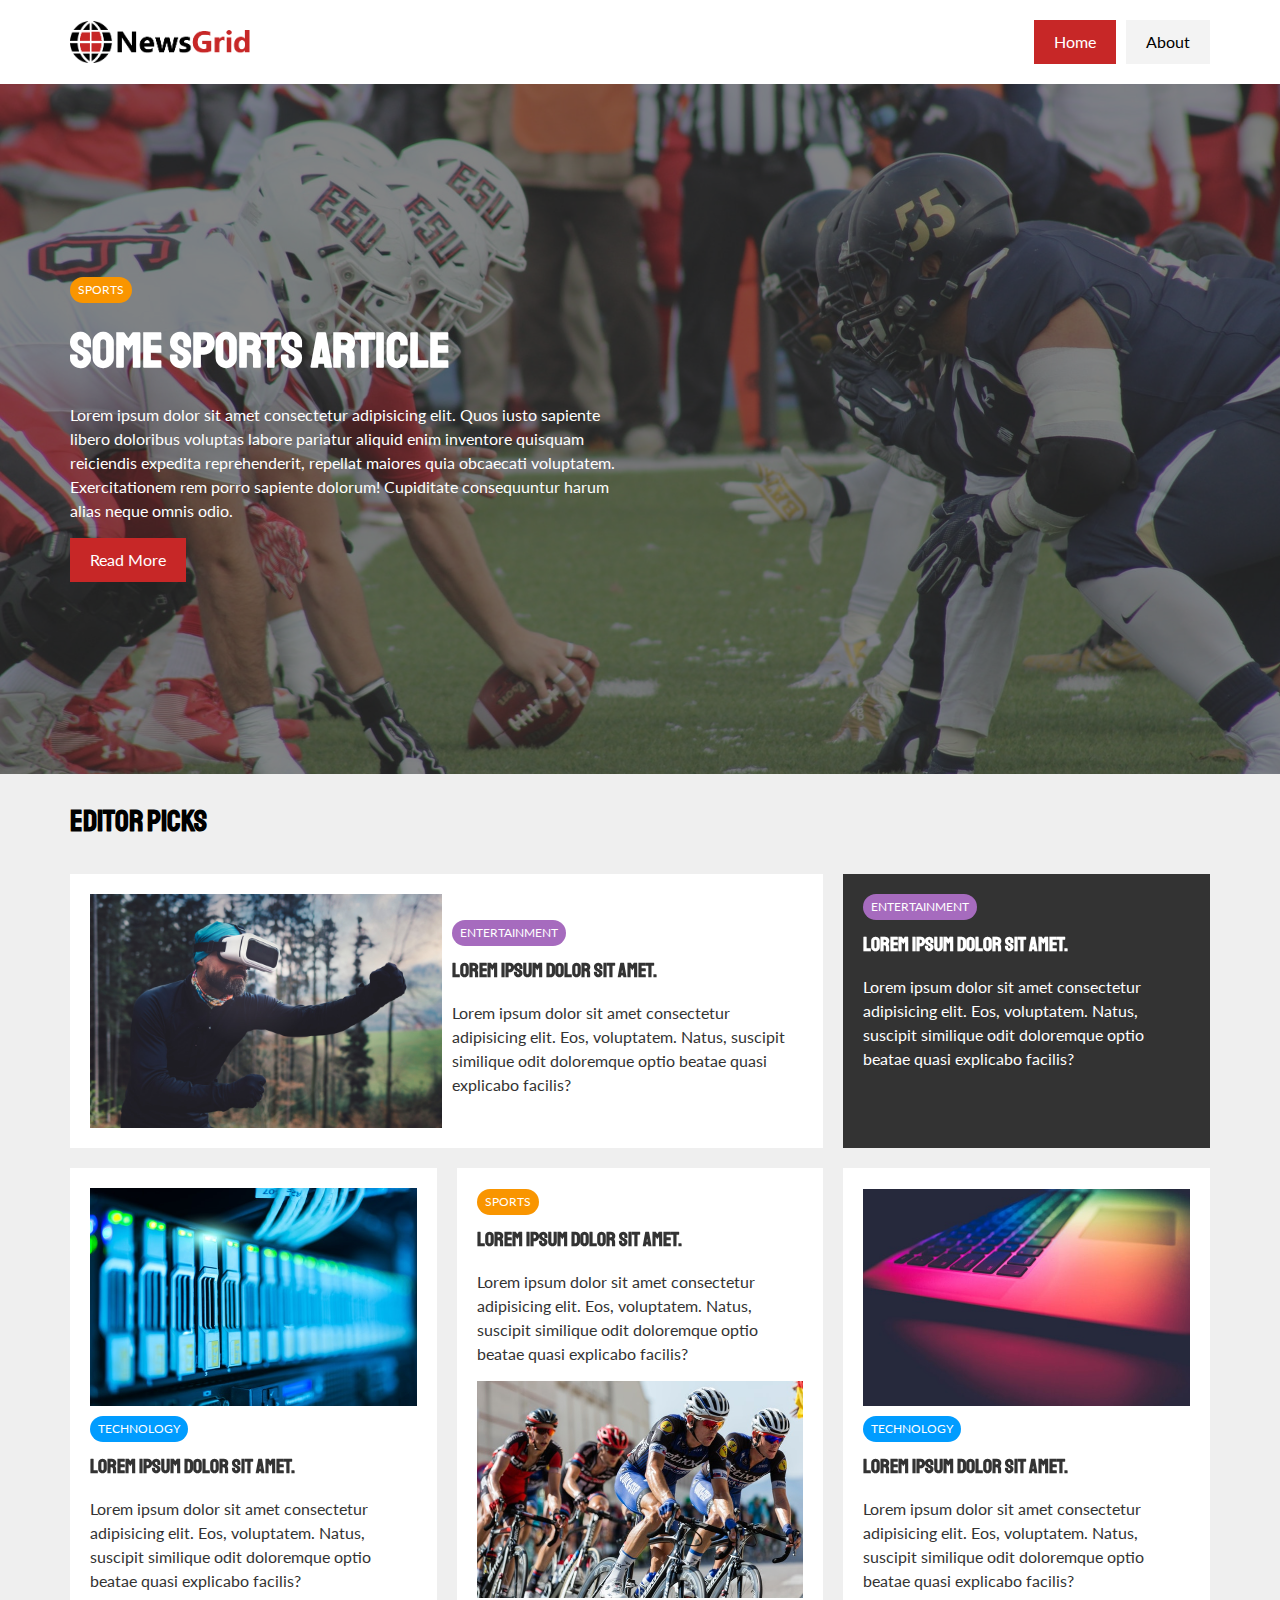
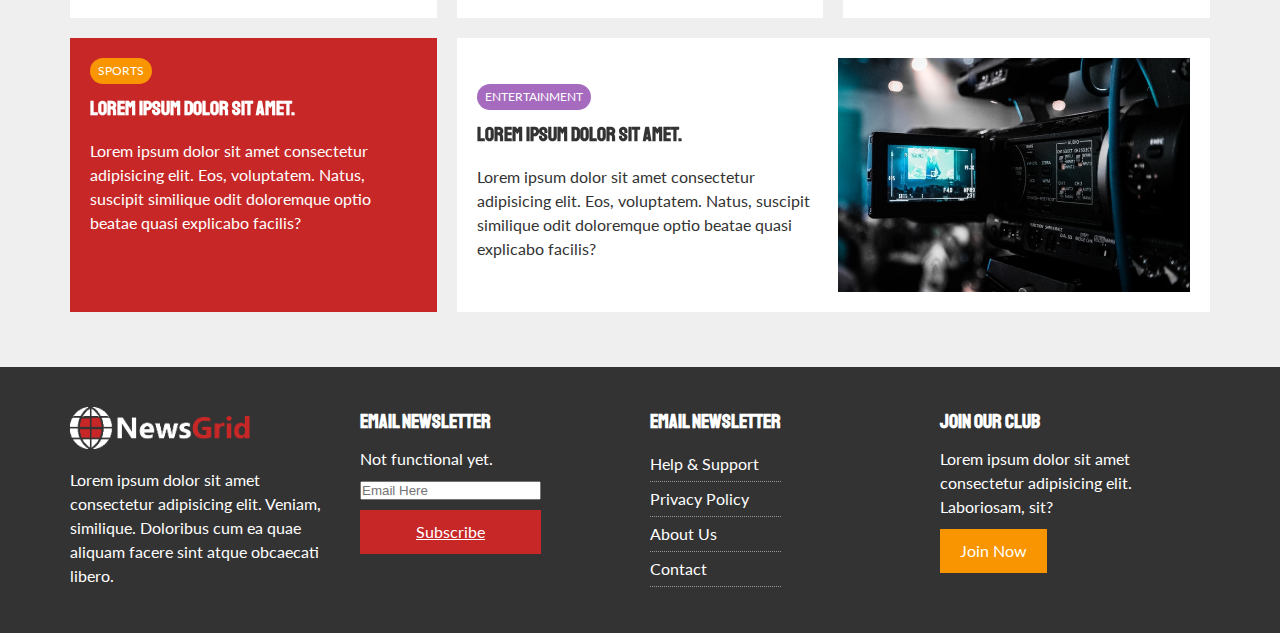
<file: index.html>
<!DOCTYPE html>
<html lang="en">

<head>
    <meta charset="UTF-8">
    <meta name="viewport" content="width=device-width, initial-scale=1.0">
    <link rel="stylesheet" href="https://use.fontawesome.com/releases/v5.15.1/css/all.css"
        integrity="sha384-vp86vTRFVJgpjF9jiIGPEEqYqlDwgyBgEF109VFjmqGmIY/Y4HV4d3Gp2irVfcrp" crossorigin="anonymous">
    <link rel="preconnect" href="https://fonts.gstatic.com">
    <link href="https://fonts.googleapis.com/css2?family=Lato:wght@300;400&family=Staatliches&display=swap"
        rel="stylesheet">
    <link rel="shortcut icon" href="images/favicon.png" type="image/x-icon">
    <link rel="stylesheet" href="sass/main.css">


    <title>NewsGrid | Latest News</title>
</head>

<body>
    <!-- main-nav -->
    <nav class="main-nav" id="main-nav">
        <div class="container">
            <img src="images/logo.png" alt="Logo" class="logo">
            <div class="social-icons">
                <a href="#" target="_blank">
                    <i class="fab fa-facebook fa-2x"></i>
                </a>
                <a href="#" target="_blank">
                    <i class="fab fa-twitter fa-2x"></i>
                </a>
                <a href="#" target="_blank">
                    <i class="fab fa-instagram fa-2x"></i>
                </a>
                <a href="#" target="_blank">
                    <i class="fab fa-github fa-2x"></i>
                </a>
            </div>
            <ul>
                <li class="nav__item">
                    <a href="#" class="btn nav__link current">Home</a>
                </li>
                <li class="nav__item">
                    <a href="#" class="btn nav__link">About</a>
                </li>
            </ul>
        </div>
    </nav>

    <!-- header showcase -->
    <header class="showcase" id="showcase">
        <div class="container">
            <div class="showcase__container">
                <div class="showcase__content">
                    <div class="category category-sports">Sports</div>
                    <h1 class="heading-1">Some Sports Article</h1>
                    <p class="para color-white"> Lorem ipsum dolor sit amet consectetur adipisicing elit. Quos iusto
                        sapiente libero
                        doloribus voluptas labore pariatur aliquid enim inventore quisquam reiciendis expedita
                        reprehenderit, repellat maiores quia obcaecati voluptatem. Exercitationem rem porro sapiente
                        dolorum! Cupiditate consequuntur harum alias neque omnis odio. </p>
                    <div class="btn btn--primary">Read More</div>

                </div>
            </div>
        </div>
    </header>

    <!-- article showcase -->
    <section class="home-articles" id="home-articles">
        <div class="container">
            <h2 class="heading-2">Editor Picks</h2>

            <div class="articles-container">

                <article class="card col2-card">
                    <img src="images/articles/ent1.jpg" alt="Man entertaining">
                    <div class="gap-1">
                        <div class="category category-ent">Entertainment</div>
                        <h3 class="heading-3 color-dark">Lorem ipsum dolor sit amet.</h3>
                        <p class="para"> Lorem ipsum dolor sit amet consectetur adipisicing elit. Eos, voluptatem.
                            Natus, suscipit similique odit doloremque optio beatae quasi explicabo facilis? </p>
                    </div>
                </article>
                <article class="card bg-dark">
                    <div class="gap-1">
                        <div class="category category-ent">Entertainment</div>
                        <h3 class="heading-3">Lorem ipsum dolor sit amet.</h3>
                        <p class="para color-white"> Lorem ipsum dolor sit amet consectetur adipisicing elit. Eos,
                            voluptatem.
                            Natus, suscipit similique odit doloremque optio beatae quasi explicabo facilis? </p>
                    </div>
                </article>
                <article class="card gap-1">
                    <img src="images/articles/tech1.jpg" alt="Tech">
                    <div class="gap-1">
                        <div class="category category-tech">Technology</div>
                        <h3 class="heading-3 color-dark">Lorem ipsum dolor sit amet.</h3>
                        <p class="para"> Lorem ipsum dolor sit amet consectetur adipisicing elit. Eos, voluptatem.
                            Natus, suscipit similique odit doloremque optio beatae quasi explicabo facilis? </p>
                    </div>
                </article>
                <article class="card gap-1">
                    <div class="gap-1">
                        <div class="category category-sports">Sports</div>
                        <h3 class="heading-3 color-dark">Lorem ipsum dolor sit amet.</h3>
                        <p class="para"> Lorem ipsum dolor sit amet consectetur adipisicing elit. Eos, voluptatem.
                            Natus, suscipit similique odit doloremque optio beatae quasi explicabo facilis? </p>
                    </div>
                    <img src="images/articles/sports1.jpg" alt="Sports">
                </article>
                <article class="card gap-1">
                    <img src="images/articles/tech2.jpg" alt="Tech">
                    <div class="gap-1">
                        <div class="category category-tech">Technology</div>
                        <h3 class="heading-3 color-dark">Lorem ipsum dolor sit amet.</h3>
                        <p class="para"> Lorem ipsum dolor sit amet consectetur adipisicing elit. Eos, voluptatem.
                            Natus, suscipit similique odit doloremque optio beatae quasi explicabo facilis? </p>
                    </div>
                </article>
                <article class="card bg-primary">
                    <div class="gap-1">
                        <div class="category category-sports">Sports</div>
                        <h3 class="heading-3">Lorem ipsum dolor sit amet.</h3>
                        <p class="para color-white"> Lorem ipsum dolor sit amet consectetur adipisicing elit. Eos,
                            voluptatem.
                            Natus, suscipit similique odit doloremque optio beatae quasi explicabo facilis? </p>
                    </div>
                </article>
                <article class="card col2-card">
                    <div class="gap-1">
                        <div class="category category-ent">Entertainment</div>
                        <h3 class="heading-3 color-dark">Lorem ipsum dolor sit amet.</h3>
                        <p class="para"> Lorem ipsum dolor sit amet consectetur adipisicing elit. Eos, voluptatem.
                            Natus, suscipit similique odit doloremque optio beatae quasi explicabo facilis? </p>
                    </div>
                    <img src="images/articles/ent2.jpg" alt="Man entertaining">
                </article>

            </div>
        </div>
    </section>

    <!-- footer -->
    <footer class="main-footer bg-dark" id="main-footer">
        <div class="container">
            <div class="footer-container">
                <div>
                    <img src="images/logo_light.png" alt="Logo" class="logo">
                    <p class="para color-white"> Lorem ipsum dolor sit amet consectetur adipisicing elit. Veniam,
                        similique.
                        Doloribus cum ea quae aliquam facere sint atque obcaecati libero. </p>
                </div>
                <div>
                    <h3 class="heading-3">Email Newsletter</h3>
                    <p class="para color-white">Not functional yet.</p>
                    <input type="email" name="email" placeholder="Email Here">
                    <a href="" class="btn btn--primary btn--block">Subscribe</a>
                </div>
                <div>
                    <h3 class="heading-3">Email Newsletter</h3>
                    <ul class="list">
                        <li class="list__item"><a href="#" class="list__link">Help & Support</a></li>
                        <li class="list__item"><a href="#" class="list__link">Privacy Policy</a></li>
                        <li class="list__item"><a href="#" class="list__link">About Us</a></li>
                        <li class="list__item"><a href="#" class="list__link">Contact</a></li>
                    </ul>
                </div>
                <div>
                    <h3 class="heading-3">Join Our Club</h3>
                    <p class="para color-white"> Lorem ipsum dolor sit amet consectetur adipisicing elit. Laboriosam,
                        sit? </p>
                    <div class="btn btn--secondary">Join Now</div>
                </div>
            </div>
        </div>
    </footer>
</body>

</html>
</file>
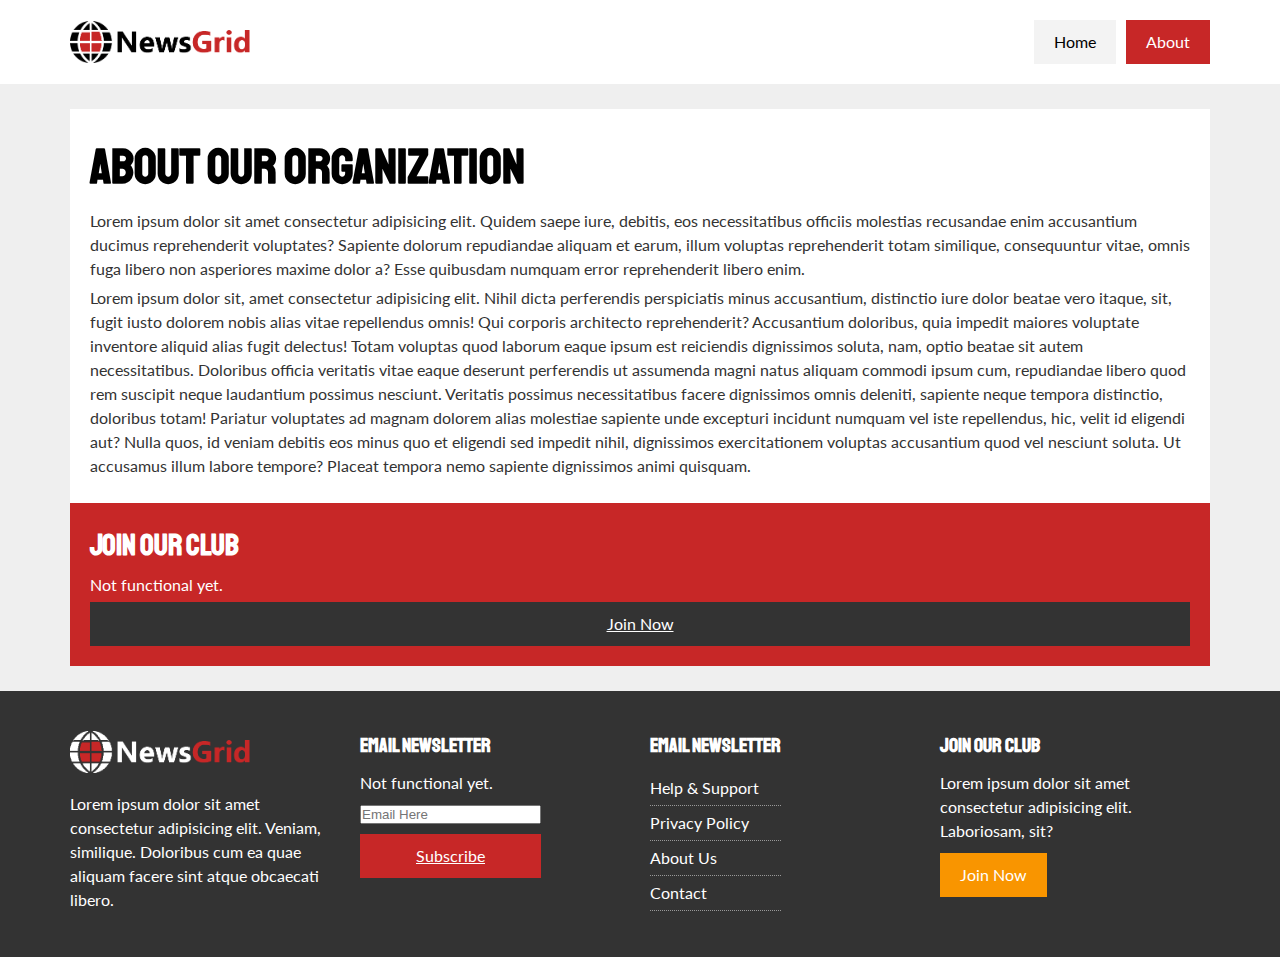
<file: about.html>
<!DOCTYPE html>
<html lang="en">

<head>
    <meta charset="UTF-8">
    <meta name="viewport" content="width=device-width, initial-scale=1.0">
    <link rel="stylesheet" href="https://use.fontawesome.com/releases/v5.15.1/css/all.css"
        integrity="sha384-vp86vTRFVJgpjF9jiIGPEEqYqlDwgyBgEF109VFjmqGmIY/Y4HV4d3Gp2irVfcrp" crossorigin="anonymous">
    <link rel="preconnect" href="https://fonts.gstatic.com">
    <link href="https://fonts.googleapis.com/css2?family=Lato:wght@300;400&family=Staatliches&display=swap"
        rel="stylesheet">
    <link rel="shortcut icon" href="images/favicon.png" type="image/x-icon">
    <link rel="stylesheet" href="sass/main.css">


    <title>NewsGrid | About</title>
</head>

<body>
    <!-- main-nav -->
    <nav class="main-nav" id="main-nav">
        <div class="container">
            <img src="images/logo.png" alt="Logo" class="logo">
            <div class="social-icons">
                <a href="#" target="_blank">
                    <i class="fab fa-facebook fa-2x"></i>
                </a>
                <a href="#" target="_blank">
                    <i class="fab fa-twitter fa-2x"></i>
                </a>
                <a href="#" target="_blank">
                    <i class="fab fa-instagram fa-2x"></i>
                </a>
                <a href="#" target="_blank">
                    <i class="fab fa-github fa-2x"></i>
                </a>
            </div>
            <ul>
                <li class="nav__item">
                    <a href="index.html" class="btn nav__link ">Home</a>
                </li>
                <li class="nav__item">
                    <a href="about.html" class="btn nav__link current">About</a>
                </li>
            </ul>
        </div>
    </nav>
<!-- ------------------------------------- -->
<section class="about" id="about">
    <div class="container">
        <div class="page-container">
            <article class="page-article card">
                <h1 class="heading-1">About Our Organization</h1>
                <p class="para"> Lorem ipsum dolor sit amet consectetur adipisicing elit. Quidem saepe iure, debitis, eos necessitatibus officiis molestias recusandae enim accusantium ducimus reprehenderit voluptates? Sapiente dolorum repudiandae aliquam et earum, illum voluptas reprehenderit totam similique, consequuntur vitae, omnis fuga libero non asperiores maxime dolor a? Esse quibusdam numquam error reprehenderit libero enim. </p>
                <p class="para"> Lorem ipsum dolor sit, amet consectetur adipisicing elit. Nihil dicta perferendis perspiciatis minus accusantium, distinctio iure dolor beatae vero itaque, sit, fugit iusto dolorem nobis alias vitae repellendus omnis! Qui corporis architecto reprehenderit? Accusantium doloribus, quia impedit maiores voluptate inventore aliquid alias fugit delectus! Totam voluptas quod laborum eaque ipsum est reiciendis dignissimos soluta, nam, optio beatae sit autem necessitatibus. Doloribus officia veritatis vitae eaque deserunt perferendis ut assumenda magni natus aliquam commodi ipsum cum, repudiandae libero quod rem suscipit neque laudantium possimus nesciunt. Veritatis possimus necessitatibus facere dignissimos omnis deleniti, sapiente neque tempora distinctio, doloribus totam! Pariatur voluptates ad magnam dolorem alias molestiae sapiente unde excepturi incidunt numquam vel iste repellendus, hic, velit id eligendi aut? Nulla quos, id veniam debitis eos minus quo et eligendi sed impedit nihil, dignissimos exercitationem voluptas accusantium quod vel nesciunt soluta. Ut accusamus illum labore tempore? Placeat tempora nemo sapiente dignissimos animi quisquam. </p>
            </article>
            <aside class="aside">
                <div class="card bg-primary">
                    <h2 class="heading-2">Join Our Club</h2>
                    <p class="para color-white">Not functional yet.</p>
                    <a href="#" class="btn btn--dark btn--block">Join Now</a>
                </div>
            </aside>
        </div>
    </div>
</section>


 <!-- footer -->
 <footer class="main-footer bg-dark" id="main-footer">
    <div class="container">
        <div class="footer-container">
            <div>
                <img src="images/logo_light.png" alt="Logo" class="logo">
                <p class="para color-white"> Lorem ipsum dolor sit amet consectetur adipisicing elit. Veniam,
                    similique.
                    Doloribus cum ea quae aliquam facere sint atque obcaecati libero. </p>
            </div>
            <div>
                <h3 class="heading-3">Email Newsletter</h3>
                <p class="para color-white">Not functional yet.</p>
                <input type="email" name="email" placeholder="Email Here">
                <a href="" class="btn btn--primary btn--block">Subscribe</a>
            </div>
            <div>
                <h3 class="heading-3">Email Newsletter</h3>
                <ul class="list">
                    <li class="list__item"><a href="#" class="list__link">Help & Support</a></li>
                    <li class="list__item"><a href="#" class="list__link">Privacy Policy</a></li>
                    <li class="list__item"><a href="about.html" class="list__link">About Us</a></li>
                    <li class="list__item"><a href="#" class="list__link">Contact</a></li>
                </ul>
            </div>
            <div>
                <h3 class="heading-3">Join Our Club</h3>
                <p class="para color-white"> Lorem ipsum dolor sit amet consectetur adipisicing elit. Laboriosam,
                    sit? </p>
                <div class="btn btn--secondary">Join Now</div>
            </div>
        </div>
    </div>
</footer>
</body>

</html>
</file>
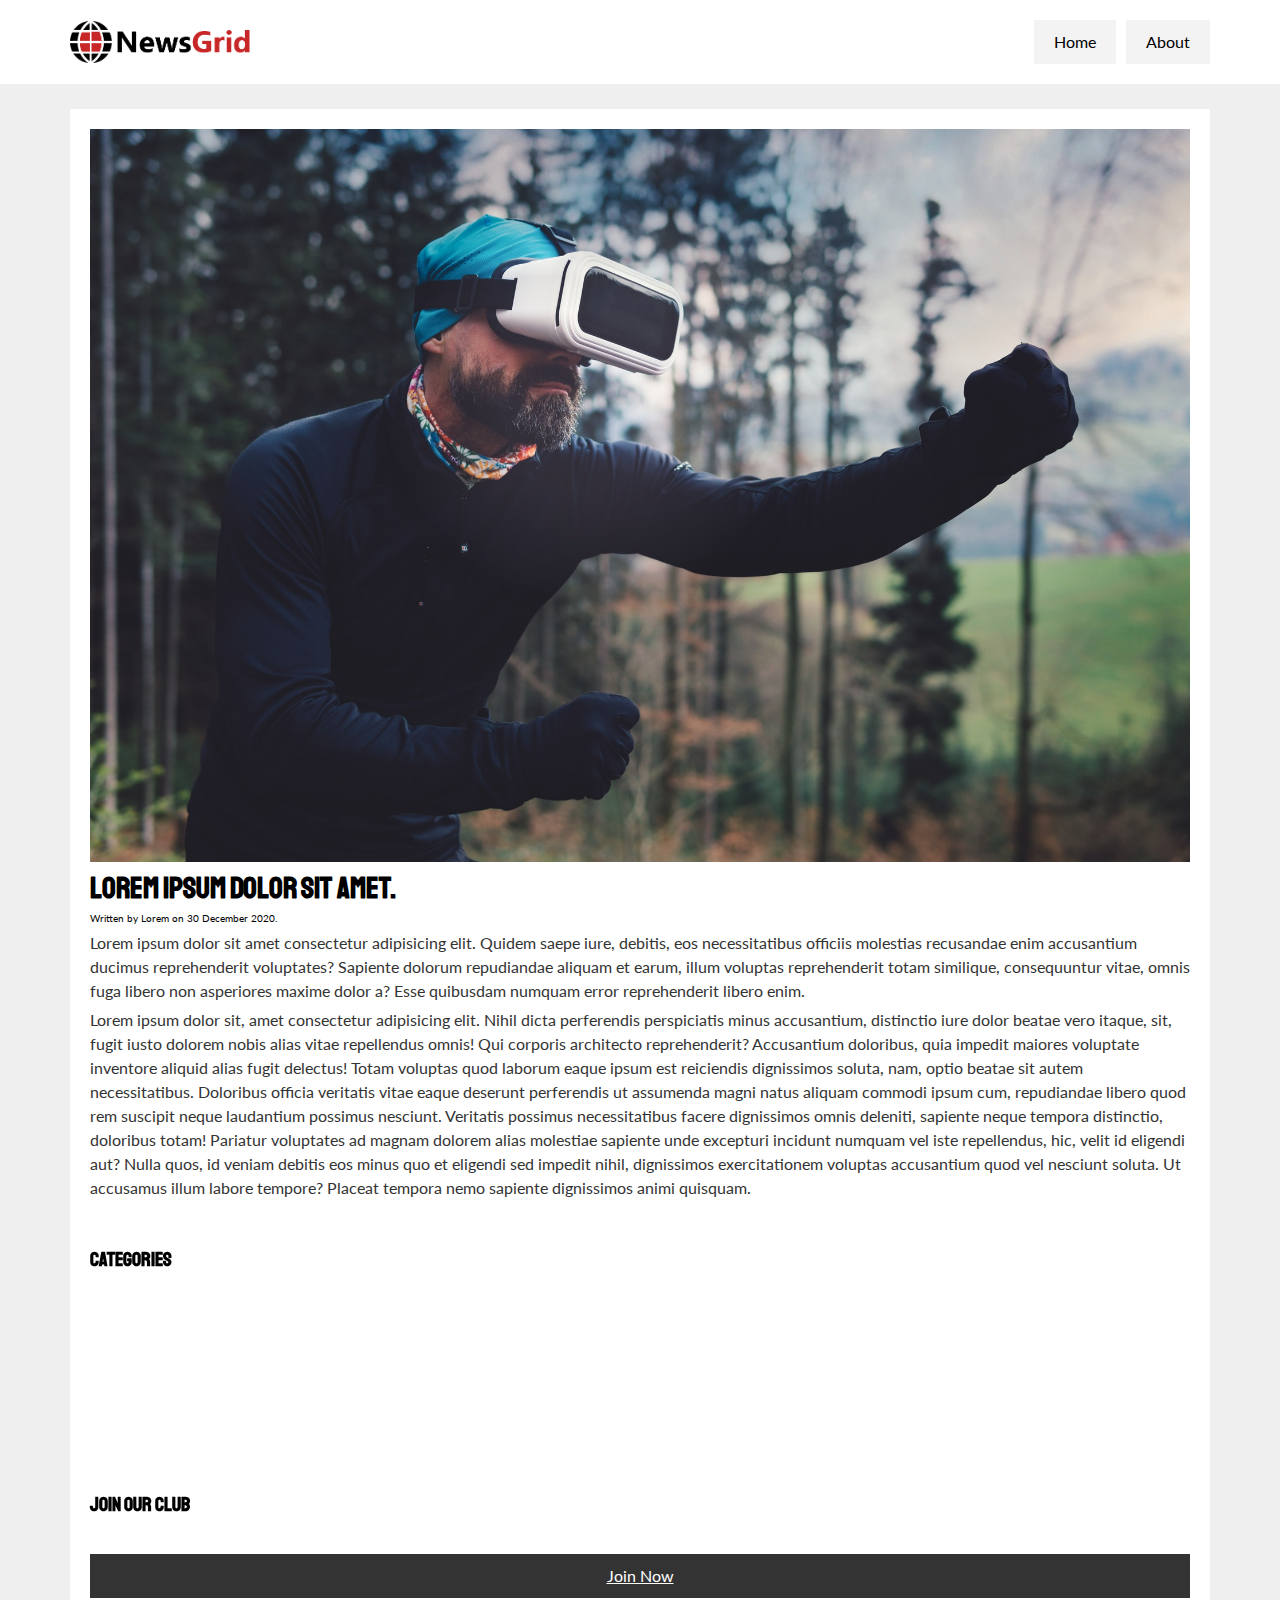
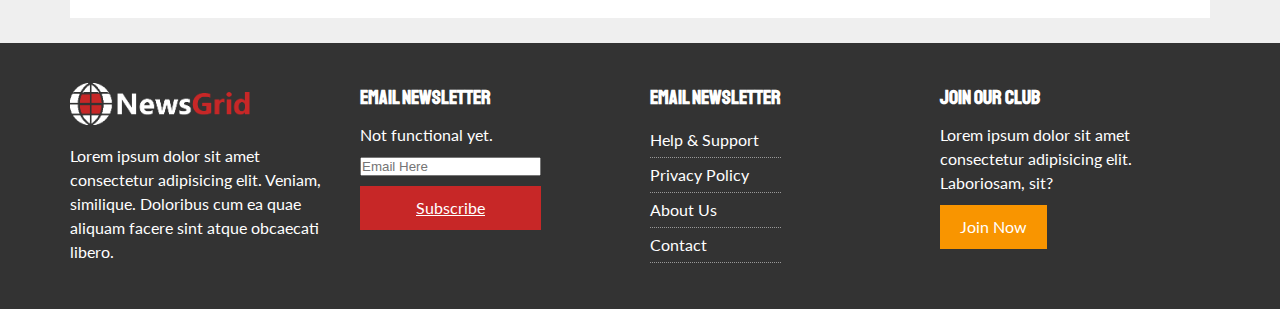
<file: article.html>
<!DOCTYPE html>
<html lang="en">

<head>
    <meta charset="UTF-8">
    <meta name="viewport" content="width=device-width, initial-scale=1.0">
    <link rel="stylesheet" href="https://use.fontawesome.com/releases/v5.15.1/css/all.css"
        integrity="sha384-vp86vTRFVJgpjF9jiIGPEEqYqlDwgyBgEF109VFjmqGmIY/Y4HV4d3Gp2irVfcrp" crossorigin="anonymous">
    <link rel="preconnect" href="https://fonts.gstatic.com">
    <link href="https://fonts.googleapis.com/css2?family=Lato:wght@300;400&family=Staatliches&display=swap"
        rel="stylesheet">
    <link rel="shortcut icon" href="images/favicon.png" type="image/x-icon">
    <link rel="stylesheet" href="sass/main.css">


    <title>NewsGrid | About</title>
</head>

<body>
    <!-- main-nav -->
    <nav class="main-nav" id="main-nav">
        <div class="container">
            <img src="images/logo.png" alt="Logo" class="logo">
            <div class="social-icons">
                <a href="#" target="_blank">
                    <i class="fab fa-facebook fa-2x"></i>
                </a>
                <a href="#" target="_blank">
                    <i class="fab fa-twitter fa-2x"></i>
                </a>
                <a href="#" target="_blank">
                    <i class="fab fa-instagram fa-2x"></i>
                </a>
                <a href="#" target="_blank">
                    <i class="fab fa-github fa-2x"></i>
                </a>
            </div>
            <ul>
                <li class="nav__item">
                    <a href="index.html" class="btn nav__link ">Home</a>
                </li>
                <li class="nav__item">
                    <a href="about.html" class="btn nav__link ">About</a>
                </li>
            </ul>
        </div>
    </nav>
<!-- ------------------------------------- -->

<section class="page-article" id="article">
    <div class="container">
        <div class="page-container">
            <article class="page-article card">
                
                    <img src="images/articles/ent1.jpg" alt="Man Entertaining">
                    <h2 class="heading-2">Lorem ipsum dolor sit amet.</h2>
                    <div class="meta">
                        <i class="fas fa-user meta__icon"></i>
                        Written by Lorem on 30 December 2020.
                    </div>
                    <p class="para"> Lorem ipsum dolor sit amet consectetur adipisicing elit. Quidem saepe iure, debitis, eos necessitatibus officiis molestias recusandae enim accusantium ducimus reprehenderit voluptates? Sapiente dolorum repudiandae aliquam et earum, illum voluptas reprehenderit totam similique, consequuntur vitae, omnis fuga libero non asperiores maxime dolor a? Esse quibusdam numquam error reprehenderit libero enim. </p>
                    <p class="para"> Lorem ipsum dolor sit, amet consectetur adipisicing elit. Nihil dicta perferendis perspiciatis minus accusantium, distinctio iure dolor beatae vero itaque, sit, fugit iusto dolorem nobis alias vitae repellendus omnis! Qui corporis architecto reprehenderit? Accusantium doloribus, quia impedit maiores voluptate inventore aliquid alias fugit delectus! Totam voluptas quod laborum eaque ipsum est reiciendis dignissimos soluta, nam, optio beatae sit autem necessitatibus. Doloribus officia veritatis vitae eaque deserunt perferendis ut assumenda magni natus aliquam commodi ipsum cum, repudiandae libero quod rem suscipit neque laudantium possimus nesciunt. Veritatis possimus necessitatibus facere dignissimos omnis deleniti, sapiente neque tempora distinctio, doloribus totam! Pariatur voluptates ad magnam dolorem alias molestiae sapiente unde excepturi incidunt numquam vel iste repellendus, hic, velit id eligendi aut? Nulla quos, id veniam debitis eos minus quo et eligendi sed impedit nihil, dignissimos exercitationem voluptas accusantium quod vel nesciunt soluta. Ut accusamus illum labore tempore? Placeat tempora nemo sapiente dignissimos animi quisquam. </p>
               
            </article>
            <aside class="aside">
                <div class="card">
                    <h3 class="heading-3">CATEGORIES</h3>
                    <ul class="list">
                        <li class="list__item"><a href="#" class="list__link">Sports</a></li>
                        <li class="list__item"><a href="#" class="list__link">Entertainment</a></li>
                        <li class="list__item"><a href="#" class="list__link">Technology</a></li>
                        <li class="list__item"><a href="#" class="list__link">Shopping</a></li>
                        <li class="list__item"><a href="#" class="list__link">Fashion</a></li>
                    </ul>
                </div>

                <div class="card bg-secondary">
                    <h3 class="heading-3">Join Our Club</h3>
                    <p class="para color-white">Not functional yet.</p>
                    <a href="#" class="btn btn--dark btn--block">Join Now</a>
                </div>
            </aside>
        </div>
    </div>
</section>

 <!-- footer -->
 <footer class="main-footer bg-dark" id="main-footer">
    <div class="container">
        <div class="footer-container">
            <div>
                <img src="images/logo_light.png" alt="Logo" class="logo">
                <p class="para color-white"> Lorem ipsum dolor sit amet consectetur adipisicing elit. Veniam,
                    similique.
                    Doloribus cum ea quae aliquam facere sint atque obcaecati libero. </p>
            </div>
            <div>
                <h3 class="heading-3">Email Newsletter</h3>
                <p class="para color-white">Not functional yet.</p>
                <input type="email" name="email" placeholder="Email Here">
                <a href="" class="btn btn--primary btn--block">Subscribe</a>
            </div>
            <div>
                <h3 class="heading-3">Email Newsletter</h3>
                <ul class="list">
                    <li class="list__item"><a href="#" class="list__link">Help & Support</a></li>
                    <li class="list__item"><a href="#" class="list__link">Privacy Policy</a></li>
                    <li class="list__item"><a href="about.html" class="list__link">About Us</a></li>
                    <li class="list__item"><a href="#" class="list__link">Contact</a></li>
                </ul>
            </div>
            <div>
                <h3 class="heading-3">Join Our Club</h3>
                <p class="para color-white"> Lorem ipsum dolor sit amet consectetur adipisicing elit. Laboriosam,
                    sit? </p>
                <div class="btn btn--secondary">Join Now</div>
            </div>
        </div>
    </div>
</footer>
</body>

</html>
</file>
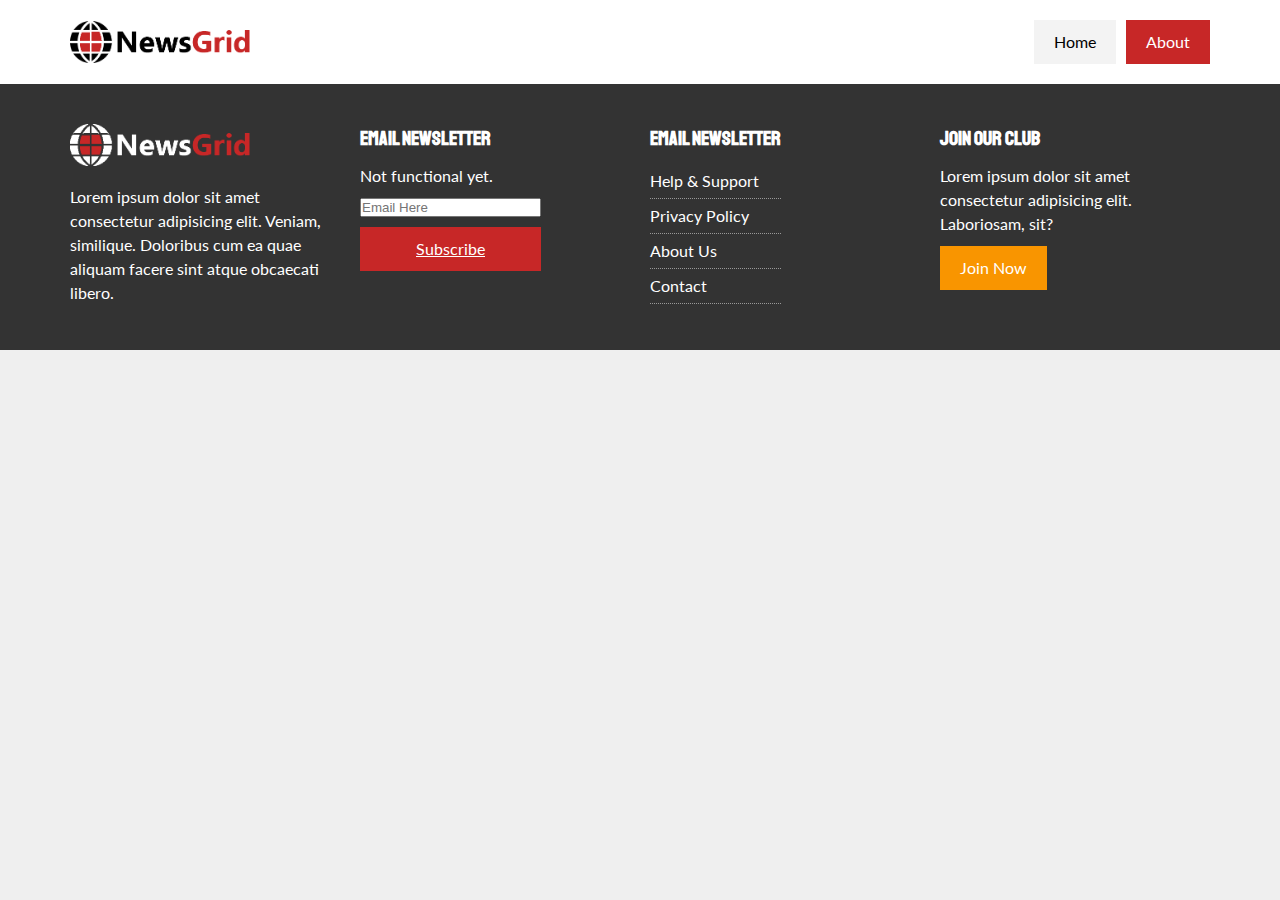
<file: boilerplate.html>
<!DOCTYPE html>
<html lang="en">

<head>
    <meta charset="UTF-8">
    <meta name="viewport" content="width=device-width, initial-scale=1.0">
    <link rel="stylesheet" href="https://use.fontawesome.com/releases/v5.15.1/css/all.css"
        integrity="sha384-vp86vTRFVJgpjF9jiIGPEEqYqlDwgyBgEF109VFjmqGmIY/Y4HV4d3Gp2irVfcrp" crossorigin="anonymous">
    <link rel="preconnect" href="https://fonts.gstatic.com">
    <link href="https://fonts.googleapis.com/css2?family=Lato:wght@300;400&family=Staatliches&display=swap"
        rel="stylesheet">
    <link rel="shortcut icon" href="images/favicon.png" type="image/x-icon">
    <link rel="stylesheet" href="sass/main.css">


    <title>NewsGrid | About</title>
</head>

<body>
    <!-- main-nav -->
    <nav class="main-nav" id="main-nav">
        <div class="container">
            <img src="images/logo.png" alt="Logo" class="logo">
            <div class="social-icons">
                <a href="#" target="_blank">
                    <i class="fab fa-facebook fa-2x"></i>
                </a>
                <a href="#" target="_blank">
                    <i class="fab fa-twitter fa-2x"></i>
                </a>
                <a href="#" target="_blank">
                    <i class="fab fa-instagram fa-2x"></i>
                </a>
                <a href="#" target="_blank">
                    <i class="fab fa-github fa-2x"></i>
                </a>
            </div>
            <ul>
                <li class="nav__item">
                    <a href="index.html" class="btn nav__link ">Home</a>
                </li>
                <li class="nav__item">
                    <a href="about.html" class="btn nav__link current">About</a>
                </li>
            </ul>
        </div>
    </nav>
<!-- ------------------------------------- -->



 <!-- footer -->
 <footer class="main-footer bg-dark" id="main-footer">
    <div class="container">
        <div class="footer-container">
            <div>
                <img src="images/logo_light.png" alt="Logo" class="logo">
                <p class="para color-white"> Lorem ipsum dolor sit amet consectetur adipisicing elit. Veniam,
                    similique.
                    Doloribus cum ea quae aliquam facere sint atque obcaecati libero. </p>
            </div>
            <div>
                <h3 class="heading-3">Email Newsletter</h3>
                <p class="para color-white">Not functional yet.</p>
                <input type="email" name="email" placeholder="Email Here">
                <a href="" class="btn btn--primary btn--block">Subscribe</a>
            </div>
            <div>
                <h3 class="heading-3">Email Newsletter</h3>
                <ul class="list">
                    <li class="list__item"><a href="#" class="list__link">Help & Support</a></li>
                    <li class="list__item"><a href="#" class="list__link">Privacy Policy</a></li>
                    <li class="list__item"><a href="about.html" class="list__link">About Us</a></li>
                    <li class="list__item"><a href="#" class="list__link">Contact</a></li>
                </ul>
            </div>
            <div>
                <h3 class="heading-3">Join Our Club</h3>
                <p class="para color-white"> Lorem ipsum dolor sit amet consectetur adipisicing elit. Laboriosam,
                    sit? </p>
                <div class="btn btn--secondary">Join Now</div>
            </div>
        </div>
    </div>
</footer>
</body>

</html>
</file>
<file: sass/main.css>
:root {
  --color-primary: #c72727;
  --color-secondary: #f99500;
  --color-light: #f3f3f3;
  --color-dark: #333333;
  --max-width: 1140px;
}

.category {
  --sports-color: #f99500;
  --ent-color: #a66bbe;
  --tech-color: #009cff;
}

*,
*::before,
*::after {
  margin: 0;
  padding: 0;
}

html {
  scroll-behavior: smooth;
  font-size: 62.5%;
  -webkit-box-sizing: border-box;
          box-sizing: border-box;
}

@media screen and (max-width: 800px) {
  html {
    font-size: 56.25%;
  }
}

@media screen and (max-width: 600px) {
  html {
    font-size: 50%;
  }
}

body {
  -webkit-box-sizing: inherit;
          box-sizing: inherit;
  line-height: 1.5;
  background-color: #efefef;
}

img {
  max-width: 100%;
}

section {
  padding: 2.5rem 0;
}

body {
  font-family: 'Lato', sans-serif;
  font-weight: 400;
}

h1,
h2,
h3,
h4,
h5,
h6 {
  font-family: 'Staatliches', cursive;
  font-weight: 700;
}

.para {
  font-size: 1.6rem;
  margin: 0.5rem 0;
  color: var(--color-dark);
}

.btn {
  padding: 1rem 2rem;
  font-size: 1.6rem;
  -webkit-transition: all .2s;
  transition: all .2s;
  color: white;
  background-color: var(--color-dark);
  display: inline-block;
  cursor: pointer;
}

.btn:hover {
  opacity: .82;
}

.btn--primary {
  background-color: var(--color-primary);
}

.btn--secondary {
  background-color: var(--color-secondary);
}

.btn--light {
  background-color: var(--color-light);
}

.btn--block {
  display: block;
  text-align: center;
}

.heading-1 {
  font-size: 5rem;
}

.heading-2 {
  font-size: 3rem;
}

.heading-3 {
  font-size: 2rem;
}

.heading-4 {
  font-size: 1.8rem;
}

.container {
  max-width: var(--max-width);
  margin: auto;
  overflow: hidden;
}

@media screen and (max-width: 1140px) {
  .container {
    padding: 0 2rem;
  }
}

.center-text {
  text-align: center;
}

.inline-block {
  display: inline-block;
}

.block {
  display: block;
}

.category {
  display: inline-block;
  color: white;
  font-size: 1.2rem;
  text-transform: uppercase;
  padding: .4rem .8rem;
  border-radius: 15px;
}

.category-sports {
  background-color: var(--sports-color) !important;
}

.category-ent {
  background-color: var(--ent-color) !important;
}

.category-tech {
  background-color: var(--tech-color) !important;
}

.bg-primary {
  background-color: var(--color-primary) !important;
}

.bg-dark {
  background-color: var(--color-dark) !important;
  color: #fff !important;
}

.bg-primary {
  background-color: var(--color-primary) !important;
  color: #fff !important;
}

.color-primary {
  color: var(--color-primary) !important;
}

.color-secondary {
  color: var(--color-secondary) !important;
}

.color-dark {
  color: var(--color-dark) !important;
}

.color-white {
  color: #fff !important;
}

.col2-card {
  grid-column: span 2;
  display: -ms-grid;
  display: grid;
  -ms-grid-columns: (1fr)[2];
      grid-template-columns: repeat(2, 1fr);
}

@media screen and (max-width: 500px) {
  .col2-card {
    display: initial;
    grid-column: auto;
  }
}

.gap-1 {
  display: -ms-grid;
  display: grid;
  gap: 1rem;
  justify-items: start;
}

.card {
  padding: 2rem;
  gap: 1rem;
  background-color: #fff;
  -webkit-box-align: center;
      -ms-flex-align: center;
          align-items: center;
}

.card h3 {
  -webkit-backface-visibility: hidden;
          backface-visibility: hidden;
  -webkit-transition: all .2s;
  transition: all .2s;
}

.card h3:hover {
  -webkit-transform: scale(1.1);
          transform: scale(1.1);
}

@media screen and (max-width: 700px) {
  .card:nth-of-type(3) {
    -webkit-box-ordinal-group: 2;
        -ms-flex-order: 1;
            order: 1;
  }
  .card:nth-of-type(4) {
    -webkit-box-ordinal-group: 2;
        -ms-flex-order: 1;
            order: 1;
  }
  .card:nth-of-type(5) {
    -webkit-box-ordinal-group: 2;
        -ms-flex-order: 1;
            order: 1;
  }
  .card:nth-of-type(7) {
    -webkit-box-ordinal-group: 3;
        -ms-flex-order: 2;
            order: 2;
  }
  .card:nth-of-type(2) {
    -webkit-box-ordinal-group: 2;
        -ms-flex-order: 1;
            order: 1;
  }
  .card:nth-of-type(6) {
    -webkit-box-ordinal-group: 4;
        -ms-flex-order: 3;
            order: 3;
  }
}

.main-nav {
  padding: 2rem;
  font-size: 1.6rem;
  background-color: white;
}

.main-nav .container {
  display: -ms-grid;
  display: grid;
  -ms-grid-columns: 6fr 3fr 2fr;
      grid-template-columns: 6fr 3fr 2fr;
  -webkit-box-align: center;
      -ms-flex-align: center;
          align-items: center;
}

@media screen and (max-width: 700px) {
  .main-nav .container {
    -ms-grid-columns: 4fr 2fr;
        grid-template-columns: 4fr 2fr;
    grid-row-gap: 2rem;
  }
}

@media screen and (max-width: 400px) {
  .main-nav .container {
    -ms-grid-columns: 1fr;
        grid-template-columns: 1fr;
    justify-items: center;
    grid-row-gap: 1rem;
  }
}

.main-nav .container ul {
  list-style: none;
  display: -webkit-box;
  display: -ms-flexbox;
  display: flex;
  justify-self: end;
}

@media screen and (max-width: 700px) {
  .main-nav .container ul {
    -ms-grid-column: 2;
    -ms-grid-column-span: 1;
    grid-column: 2/3;
    -ms-grid-row: 1;
    -ms-grid-row-span: 1;
    grid-row: 1/ 2;
  }
}

@media screen and (max-width: 400px) {
  .main-nav .container ul {
    grid-column: auto;
    grid-row: auto;
    -ms-grid-column-align: center;
        justify-self: center;
  }
}

.logo {
  max-width: 18rem;
}

@media screen and (max-width: 700px) {
  .social-icons {
    grid-column: 1/-1;
    -ms-grid-row: 2;
    -ms-grid-row-span: 1;
    grid-row: 2 / 3;
    -ms-grid-column-align: center;
        justify-self: center;
  }
}

@media screen and (max-width: 400px) {
  .social-icons {
    grid-column: auto;
    grid-row: auto;
    -ms-grid-column-align: center;
        justify-self: center;
  }
}

.social-icons a {
  text-decoration: none;
}

.social-icons a i {
  color: var(--color-dark);
}

.social-icons a i:hover {
  color: var(--color-primary);
}

.social-icons a:not(:last-child) {
  margin-right: 1rem;
}

.nav__item:not(:last-child) {
  margin-right: 1rem;
}

.nav__link {
  -webkit-transition: all .2s;
  transition: all .2s;
}

.nav__link:link, .nav__link:visited {
  text-decoration: none;
  background-color: var(--color-light);
  color: black;
  padding: 1rem 2rem;
}

.nav__link.current {
  background-color: var(--color-primary);
  color: white;
}

.nav__link:active, .nav__link:hover {
  background-color: var(--color-secondary);
  color: white;
}

.main-footer {
  padding: 4rem 0;
}

.footer-container {
  display: -ms-grid;
  display: grid;
  -ms-grid-columns: (1fr)[4];
      grid-template-columns: repeat(4, 1fr);
  justify-items: start;
  grid-gap: 2rem;
}

@media screen and (max-width: 700px) {
  .footer-container {
    -ms-grid-columns: (1fr)[2];
        grid-template-columns: repeat(2, 1fr);
    -webkit-box-align: center;
        -ms-flex-align: center;
            align-items: center;
  }
}

@media screen and (max-width: 500px) {
  .footer-container {
    -ms-grid-columns: 1fr;
        grid-template-columns: 1fr;
  }
}

.footer-container > div > *:not(:last-child) {
  margin-bottom: 1rem;
}

.list {
  list-style-type: none;
  font-size: 1.6rem;
}

.list__item {
  border-bottom: 1px dotted rgba(255, 255, 255, 0.5);
  padding: .5rem 0;
}

.list__link {
  text-decoration: none;
  color: white;
  -webkit-transition: all .2s;
  transition: all .2s;
}

.list__link:hover {
  color: var(--color-primary);
}

.showcase {
  padding: 3rem;
  color: #ffffff;
  background-color: var(--color-dark);
  position: relative;
  opacity: 1;
}

.showcase::before {
  content: "";
  background-image: url(../../images/featured.jpg);
  position: absolute;
  top: 0;
  left: 0;
  display: block;
  background-size: cover;
  background-position: center;
  background-repeat: no-repeat;
  width: 100%;
  height: 100%;
  opacity: .4;
  z-index: 1;
}

.showcase__container {
  display: -ms-grid;
  display: grid;
  -ms-grid-columns: (1fr)[2];
      grid-template-columns: repeat(2, 1fr);
  -webkit-box-pack: center;
      -ms-flex-pack: center;
          justify-content: center;
  -ms-flex-line-pack: center;
      align-content: center;
  height: 70vh;
}

@media screen and (max-width: 900px) {
  .showcase__container {
    -ms-grid-columns: 3fr 1fr;
        grid-template-columns: 3fr 1fr;
  }
}

@media screen and (max-width: 500px) {
  .showcase__container {
    -ms-grid-columns: 1fr;
        grid-template-columns: 1fr;
  }
}

.showcase__content {
  display: -ms-grid;
  display: grid;
  grid-row-gap: 1rem;
  justify-items: start;
  z-index: 4;
}

.articles-container {
  margin: 3rem 0;
  display: -ms-grid;
  display: grid;
  -ms-grid-columns: (1fr)[3];
      grid-template-columns: repeat(3, 1fr);
  grid-gap: 2rem;
}

@media screen and (max-width: 700px) {
  .articles-container {
    -ms-grid-columns: (1fr)[2];
        grid-template-columns: repeat(2, 1fr);
  }
}

@media screen and (max-width: 500px) {
  .articles-container {
    -ms-grid-columns: 1fr;
        grid-template-columns: 1fr;
  }
}
/*# sourceMappingURL=main.css.map */
</file>
